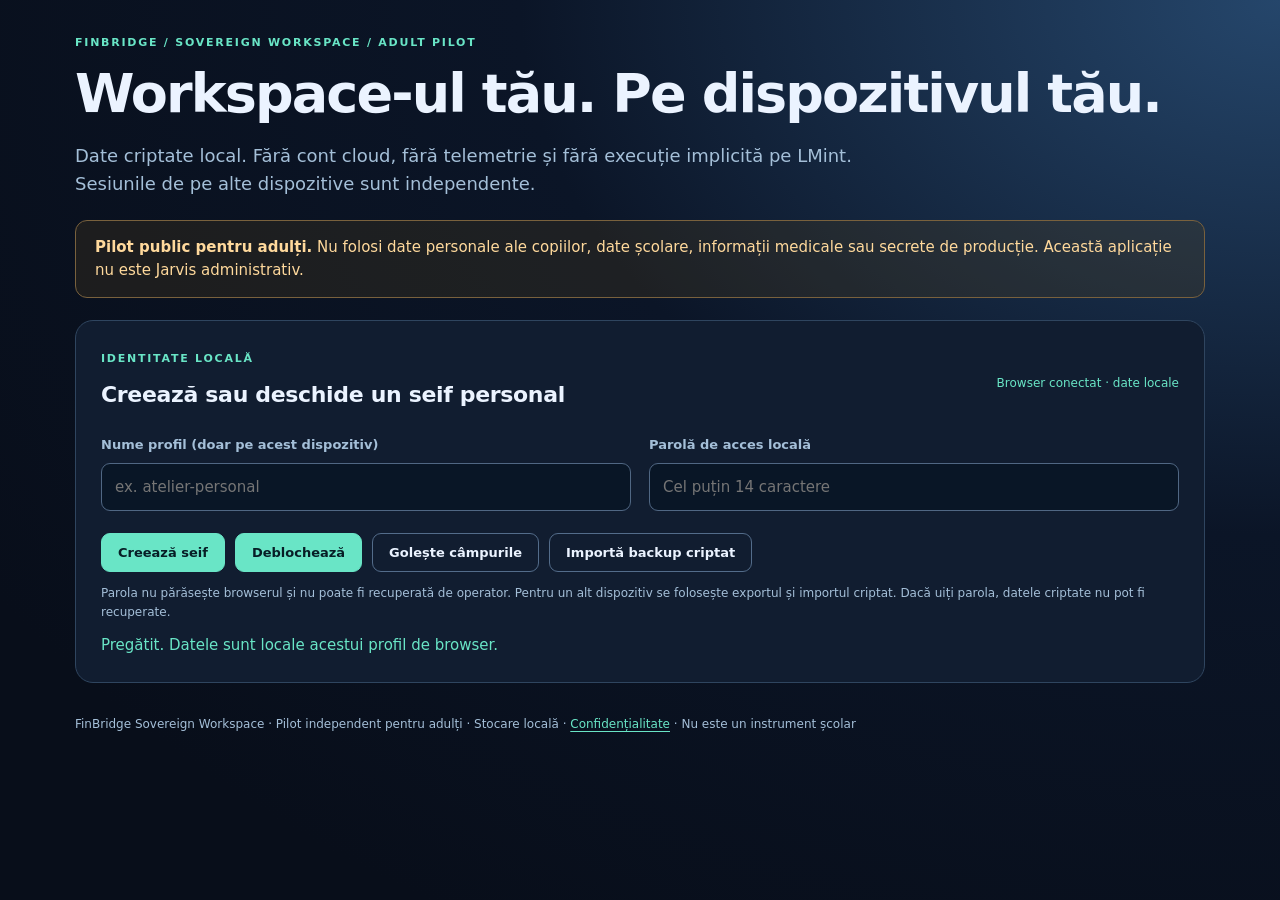
<file: index.html>
<!doctype html>
<html lang="ro"><head>
<meta charset="utf-8"><meta name="viewport" content="width=device-width,initial-scale=1">
<meta name="theme-color" content="#101e31">
<meta http-equiv="Content-Security-Policy" content="default-src 'none'; script-src 'self'; style-src 'self'; img-src 'self' data:; connect-src 'self'; worker-src 'self'; object-src 'none'; base-uri 'none'; form-action 'none'; frame-ancestors 'none'">
<title>FinBridge Sovereign Workspace</title>
<link rel="stylesheet" href="./style.css"><script src="./app.js" type="module"></script>
</head><body><main class="shell">
<header><div class="eyebrow">FINBRIDGE / SOVEREIGN WORKSPACE / ADULT PILOT</div><h1>Workspace-ul tău. Pe dispozitivul tău.</h1><p class="intro">Date criptate local. Fără cont cloud, fără telemetrie și fără execuție implicită pe LMint. Sesiunile de pe alte dispozitive sunt independente.</p><div class="banner"><strong>Pilot public pentru adulți.</strong> Nu folosi date personale ale copiilor, date școlare, informații medicale sau secrete de producție. Această aplicație nu este Jarvis administrativ.</div></header>
<section id="identity" class="panel">
<div class="section-title"><div><span class="eyebrow">IDENTITATE LOCALĂ</span><h2>Creează sau deschide un seif personal</h2></div><span id="connection" class="status">Se verifică rețeaua…</span></div>
<div class="two">
<label>Nume profil (doar pe acest dispozitiv)<input id="username" autocomplete="username" maxlength="42" placeholder="ex. atelier-personal" spellcheck="false"></label>
<label>Parolă de acces locală<input id="password" type="password" autocomplete="new-password" minlength="14" placeholder="Cel puțin 14 caractere"></label>
</div>
<div class="actions"><button id="create-account">Creează seif</button><button id="unlock">Deblochează</button><button id="clear-fields" class="secondary">Golește câmpurile</button><label class="file-btn">Importă backup criptat<input id="import-locked" type="file" accept="application/json,.json"></label></div>
<p class="hint">Parola nu părăsește browserul și nu poate fi recuperată de operator. Pentru un alt dispozitiv se folosește exportul și importul criptat. Dacă uiți parola, datele criptate nu pot fi recuperate.</p>
<output id="identity-message" class="feedback" aria-live="polite"></output>
</section>
<section id="workspace" class="panel hidden">
<div class="section-title"><div><span class="eyebrow">SESSION / LOCAL ENCRYPTION</span><h2 id="session-heading">Workspace</h2></div><div class="actions"><button id="lock" class="secondary">Blochează sesiunea</button></div></div>
<div class="stats"><div><small>Dispozitiv</small><strong id="node">Acest browser</strong></div><div><small>Stocare</small><strong>IndexedDB + AES-GCM</strong></div><div><small>Rețea AI</small><strong>Dezactivată</strong></div><div><small>Proiecte</small><strong id="count">0</strong></div></div>
<div class="columns">
<section class="list-panel"><div class="row"><h3>Proiecte locale</h3><button id="new-project">Proiect nou</button></div><div id="project-list" class="project-list"></div></section>
<section class="editor-panel"><div class="eyebrow">EDITOR LOCAL</div><label>Titlu<input id="project-title" maxlength="120" placeholder="Ex.: plan de atelier"></label><label>Note, idei și obiective<textarea id="project-body" maxlength="100000" rows="11" placeholder="Informațiile rămân criptate pe dispozitiv. Nu introduce date sensibile în acest beta."></textarea></label>
<div class="actions"><button id="save-project">Salvează local</button><button id="analyze" class="secondary">Analiză locală</button><button id="delete-project" class="danger">Șterge proiectul</button></div><output id="analysis-result" class="analysis" aria-live="polite"></output></section>
</div>
<div class="backup"><div><h3>Backup controlat de tine</h3><p>Exportă doar date criptate. Pentru recuperare, păstrează fișierul și parola. Importul nu sincronizează automat dispozitivele.</p></div><div class="actions"><button id="export" class="secondary">Export criptat</button><button id="delete-account" class="danger">Șterge seiful local</button><label class="file-btn">Import criptat<input id="import-file" type="file" accept="application/json,.json"></label></div></div>
<output id="workspace-message" class="feedback" aria-live="polite"></output>
</section>
<footer>FinBridge Sovereign Workspace · Pilot independent pentru adulți · Stocare locală · <a href="./privacy.html">Confidențialitate</a> · Nu este un instrument școlar</footer>
</main></body></html>
</file>
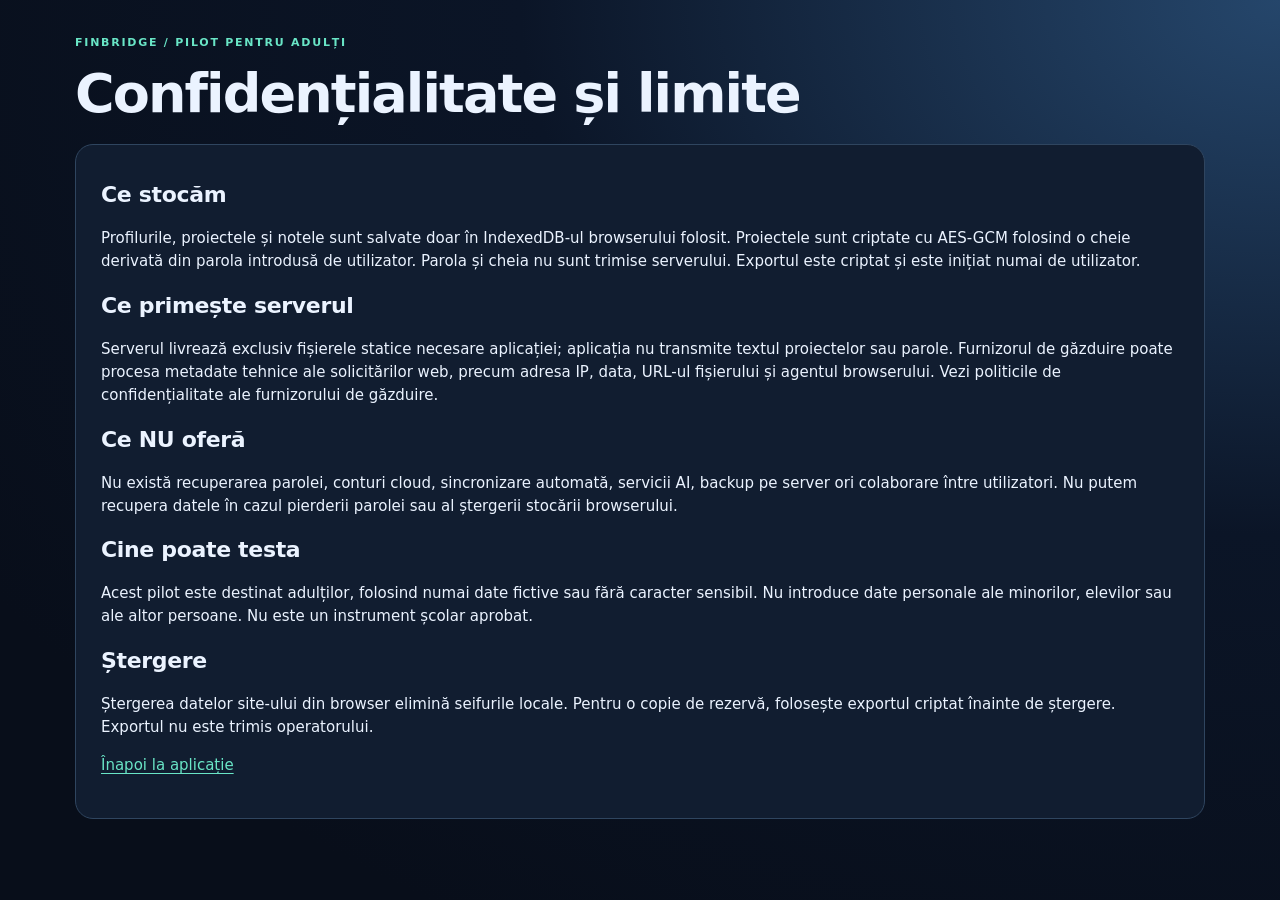
<file: privacy.html>
<!doctype html><html lang="ro"><head><meta charset="utf-8"><meta name="viewport" content="width=device-width,initial-scale=1"><meta name="theme-color" content="#101e31"><title>Confidențialitate — FinBridge Sovereign Workspace</title><link rel="stylesheet" href="./style.css"></head><body><main class="shell"><div class="eyebrow">FINBRIDGE / PILOT PENTRU ADULȚI</div><h1>Confidențialitate și limite</h1><section class="panel"><h2>Ce stocăm</h2><p>Profilurile, proiectele și notele sunt salvate doar în IndexedDB-ul browserului folosit. Proiectele sunt criptate cu AES-GCM folosind o cheie derivată din parola introdusă de utilizator. Parola și cheia nu sunt trimise serverului. Exportul este criptat și este inițiat numai de utilizator.</p><h2>Ce primește serverul</h2><p>Serverul livrează exclusiv fișierele statice necesare aplicației; aplicația nu transmite textul proiectelor sau parole. Furnizorul de găzduire poate procesa metadate tehnice ale solicitărilor web, precum adresa IP, data, URL-ul fișierului și agentul browserului. Vezi politicile de confidențialitate ale furnizorului de găzduire.</p><h2>Ce NU oferă</h2><p>Nu există recuperarea parolei, conturi cloud, sincronizare automată, servicii AI, backup pe server ori colaborare între utilizatori. Nu putem recupera datele în cazul pierderii parolei sau al ștergerii stocării browserului.</p><h2>Cine poate testa</h2><p>Acest pilot este destinat adulților, folosind numai date fictive sau fără caracter sensibil. Nu introduce date personale ale minorilor, elevilor sau ale altor persoane. Nu este un instrument școlar aprobat.</p><h2>Ștergere</h2><p>Ștergerea datelor site-ului din browser elimină seifurile locale. Pentru o copie de rezervă, folosește exportul criptat înainte de ștergere. Exportul nu este trimis operatorului.</p><p><a href="./index.html">Înapoi la aplicație</a></p></section></main></body></html>
</file>
<file: style.css>
:root{color-scheme:dark;--bg:#080e1a;--panel:#111d30;--border:#2f455f;--muted:#a4bfd8;--text:#ebf3ff;--mint:#69e5c6;--warn:#ffd99c}
*{box-sizing:border-box}body{margin:0;background:radial-gradient(ellipse at top right,#25466b 0%,#0b1527 42%,var(--bg) 85%);font:15px/1.55 system-ui,-apple-system,Segoe UI,sans-serif;color:var(--text);min-height:100vh}
.shell{max-width:1170px;padding:34px 20px 32px;margin:auto}.eyebrow{text-transform:uppercase;letter-spacing:.16em;font-weight:750;font-size:11px;color:var(--mint)}h1{font-size:clamp(32px,4.7vw,54px);letter-spacing:-.035em;line-height:1.13;margin:12px 0}h2{font-size:22px;letter-spacing:-.015em;margin:8px 0}h3{font-size:16px;margin:0 0 12px}.intro{font-size:18px;color:var(--muted);max-width:850px}.banner{border:1px solid #79613d;background:#53401a45;padding:15px 19px;border-radius:12px;color:var(--warn);margin:22px 0}.panel{border:1px solid var(--border);background:var(--panel);border-radius:18px;padding:25px;margin:20px 0}.hidden{display:none}.section-title{display:flex;justify-content:space-between;align-items:center;gap:16px;margin-bottom:15px}.status{color:var(--mint);font-size:12px}.two,.columns{display:grid;grid-template-columns:repeat(2,minmax(0,1fr));gap:18px}label{display:block;font-size:13px;color:var(--muted);font-weight:600}input:not([type=file]),textarea{font:15px system-ui,sans-serif;line-height:1.5;display:block;width:100%;margin:8px 0 12px;padding:12px 13px;border-radius:9px;background:#091626;color:var(--text);border:1px solid #506783}textarea{resize:vertical}button,.file-btn{background:var(--mint);color:#071e26;border:1px solid var(--mint);border-radius:9px;font:700 13px system-ui,sans-serif;padding:11px 16px;cursor:pointer;display:inline-flex;align-items:center}button.secondary,.file-btn{background:transparent;color:var(--text);border-color:#536c8a}button.danger{color:#ffb1b6;background:transparent;border-color:#96616b}button:disabled{opacity:.45;cursor:not-allowed}.file-btn input{display:none}.actions{display:flex;flex-wrap:wrap;gap:10px;align-items:center;margin:10px 0}.hint,.backup p,footer{font-size:12px;color:var(--muted)}.feedback{display:block;color:var(--mint);min-height:1.5em;margin-top:10px;white-space:pre-wrap}.feedback.error{color:#ffa7af}.stats{display:grid;grid-template-columns:repeat(4,minmax(0,1fr));gap:10px;margin:12px 0 21px}.stats div{border:1px solid var(--border);padding:10px 12px;border-radius:10px}.stats small,.stats strong{display:block}.stats small{color:var(--muted)}.stats strong{font-size:12px}.columns{grid-template-columns:1fr 1.8fr}.list-panel,.editor-panel{border:1px solid var(--border);padding:16px;border-radius:11px;min-height:320px}.row{display:flex;gap:8px;align-items:center;justify-content:space-between}.row h3{margin:0}.project-list{display:grid;gap:8px;margin-top:15px}.project-item{background:#0a1829;border:1px solid var(--border);color:var(--text);display:block;text-align:left;overflow-wrap:anywhere}.project-item.selected{border-color:var(--mint)}.project-item span,.project-item small{display:block}.project-item small{color:var(--muted)}.empty{color:var(--muted);padding:12px;font-size:13px;border:1px dashed var(--border);border-radius:9px}.analysis{display:block;color:var(--mint);min-height:1.5em;margin-top:14px;white-space:pre-wrap;font-size:13px}.backup{display:flex;justify-content:space-between;gap:18px;border-top:1px solid var(--border);margin-top:25px;padding-top:21px}.backup>div:first-child{max-width:600px}footer{padding:12px 0}@media(max-width:740px){.two,.columns{grid-template-columns:1fr}.stats{grid-template-columns:repeat(2,1fr)}.backup{display:block}.section-title{display:block}.shell{padding:21px 13px}}
a{color:var(--mint);text-underline-offset:3px}
</file>
